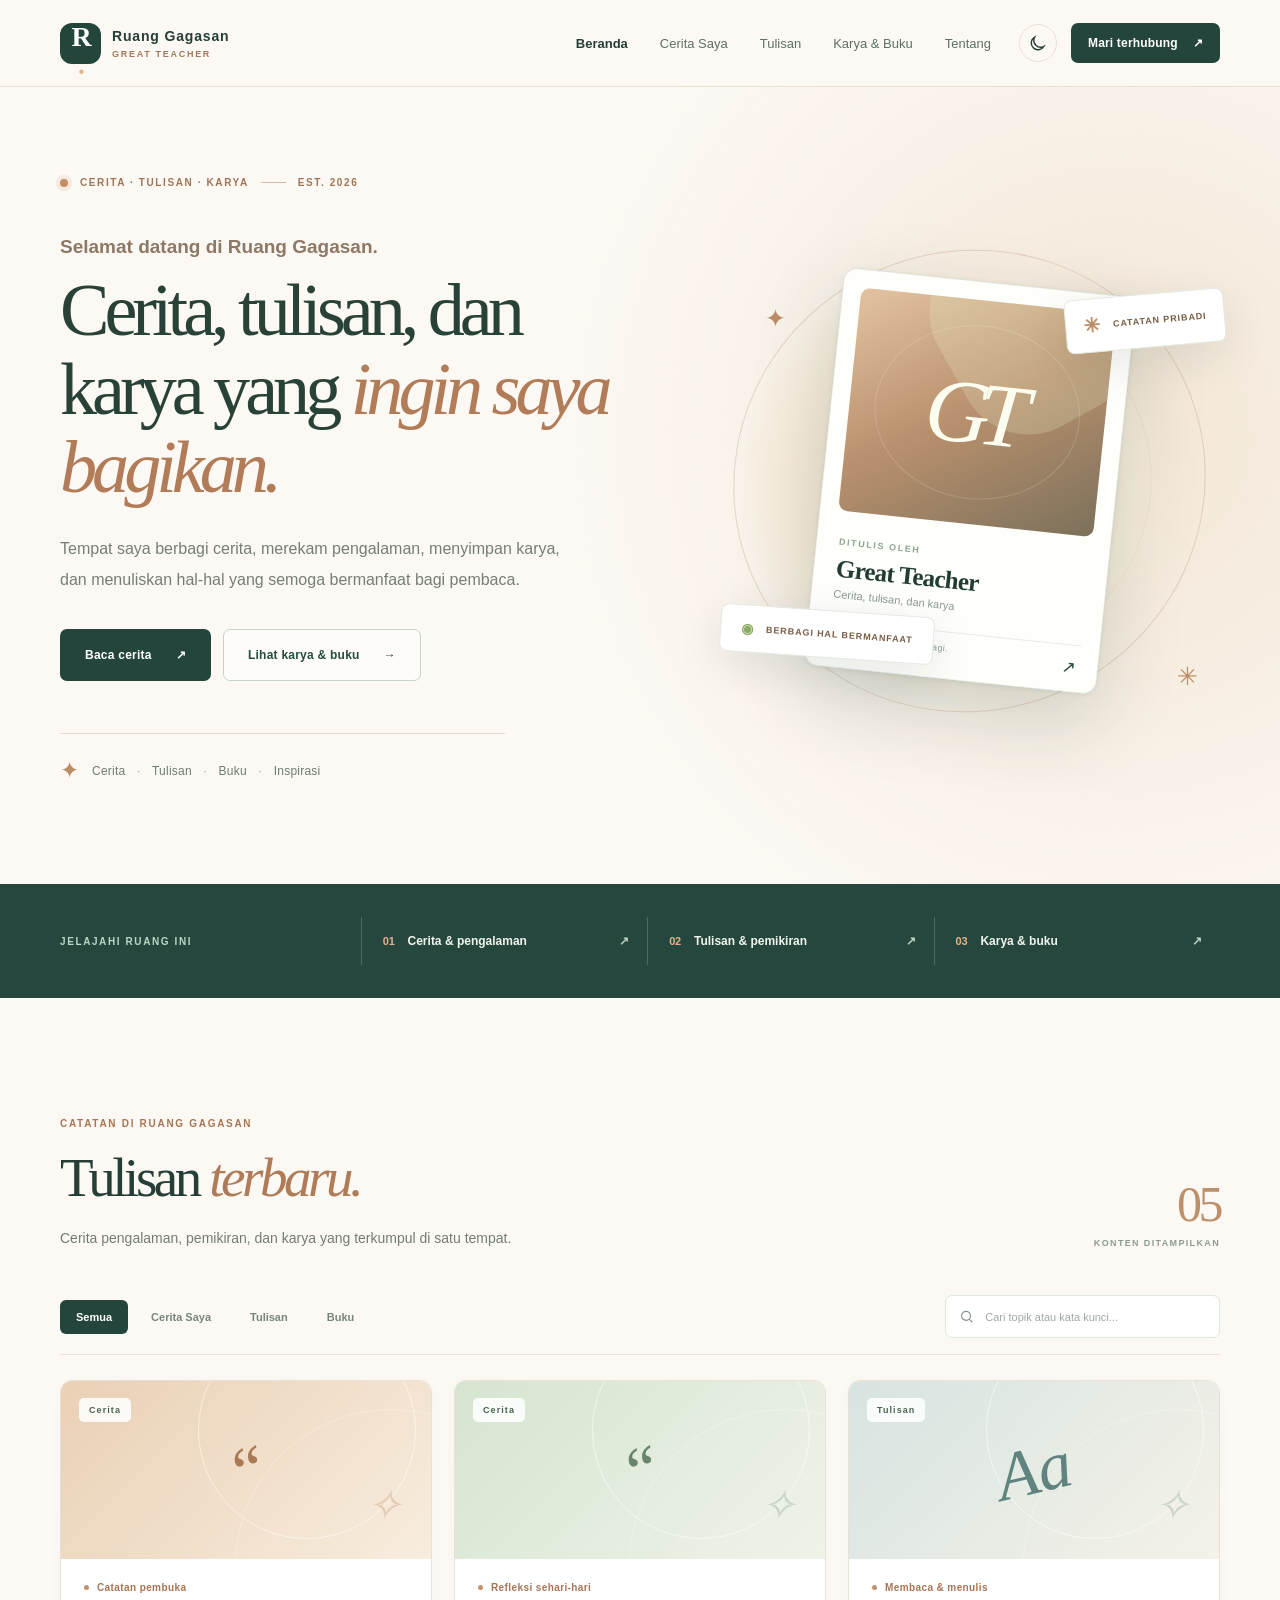
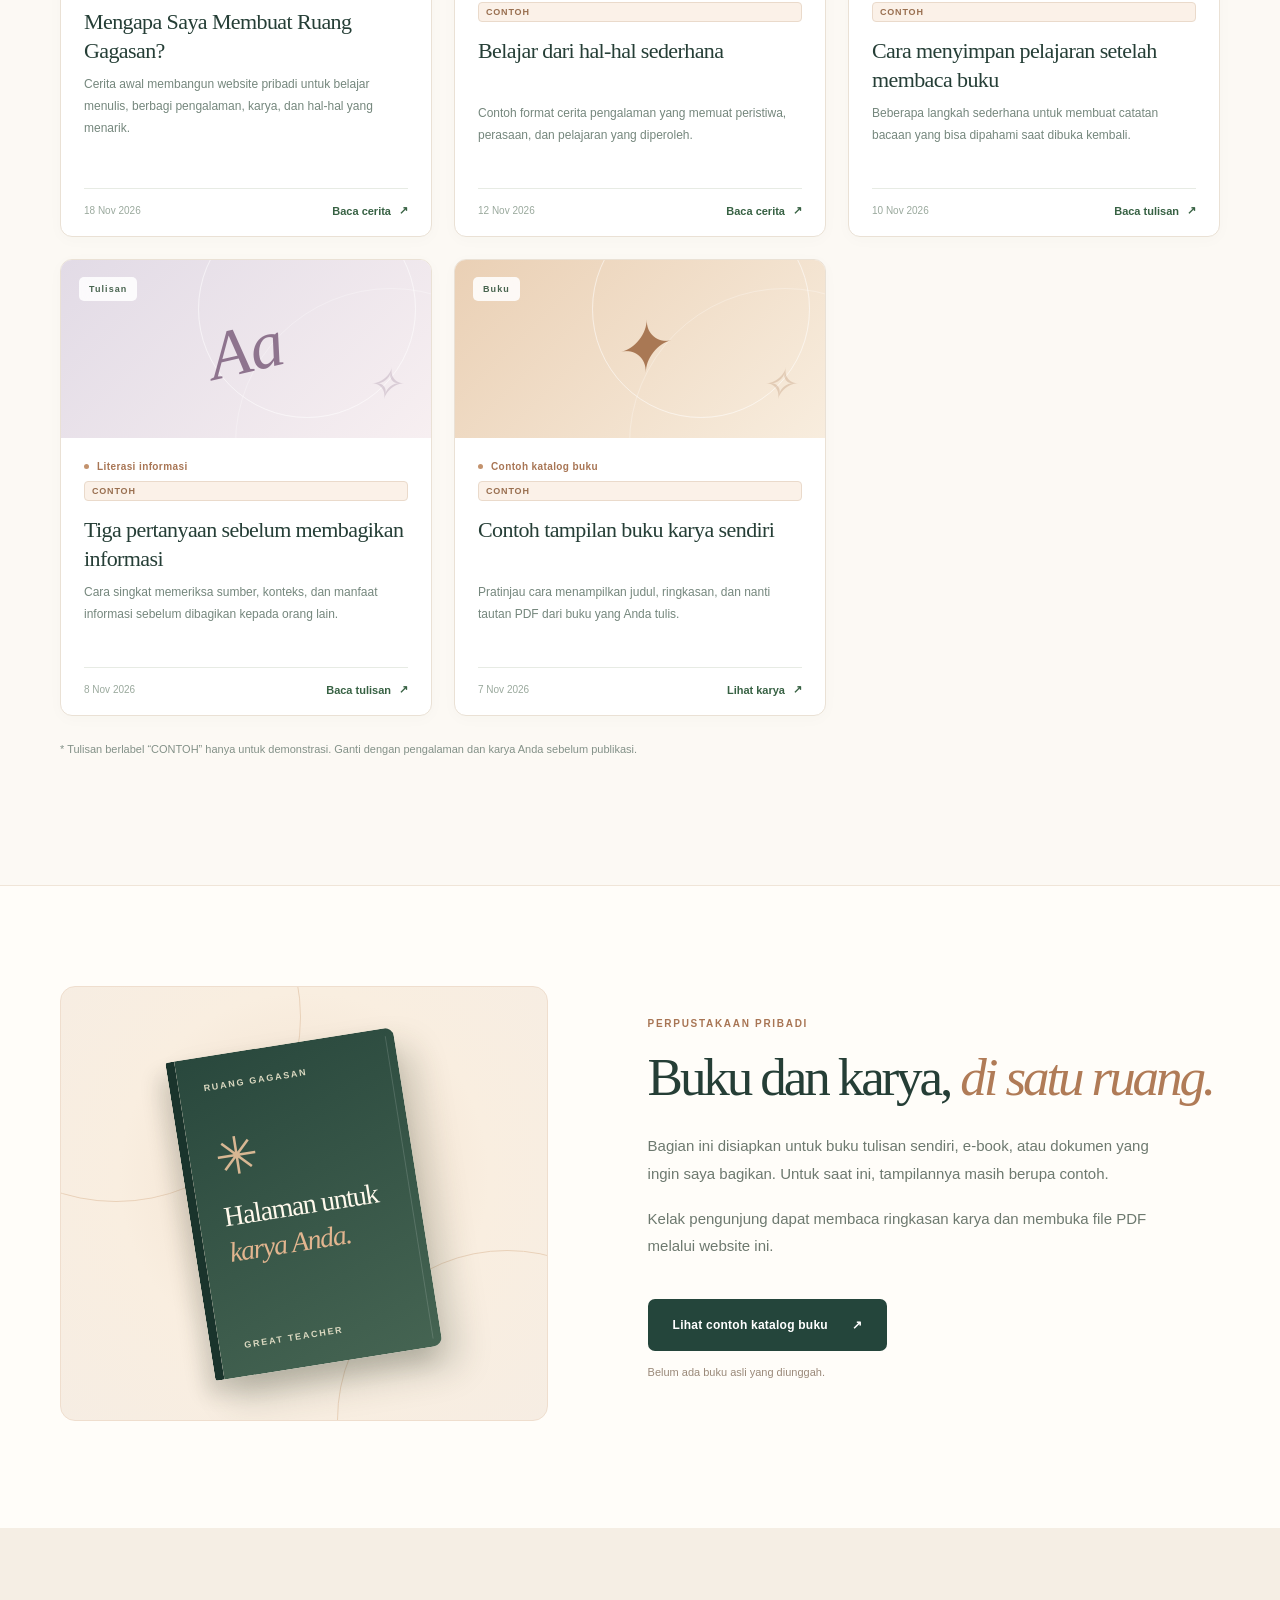
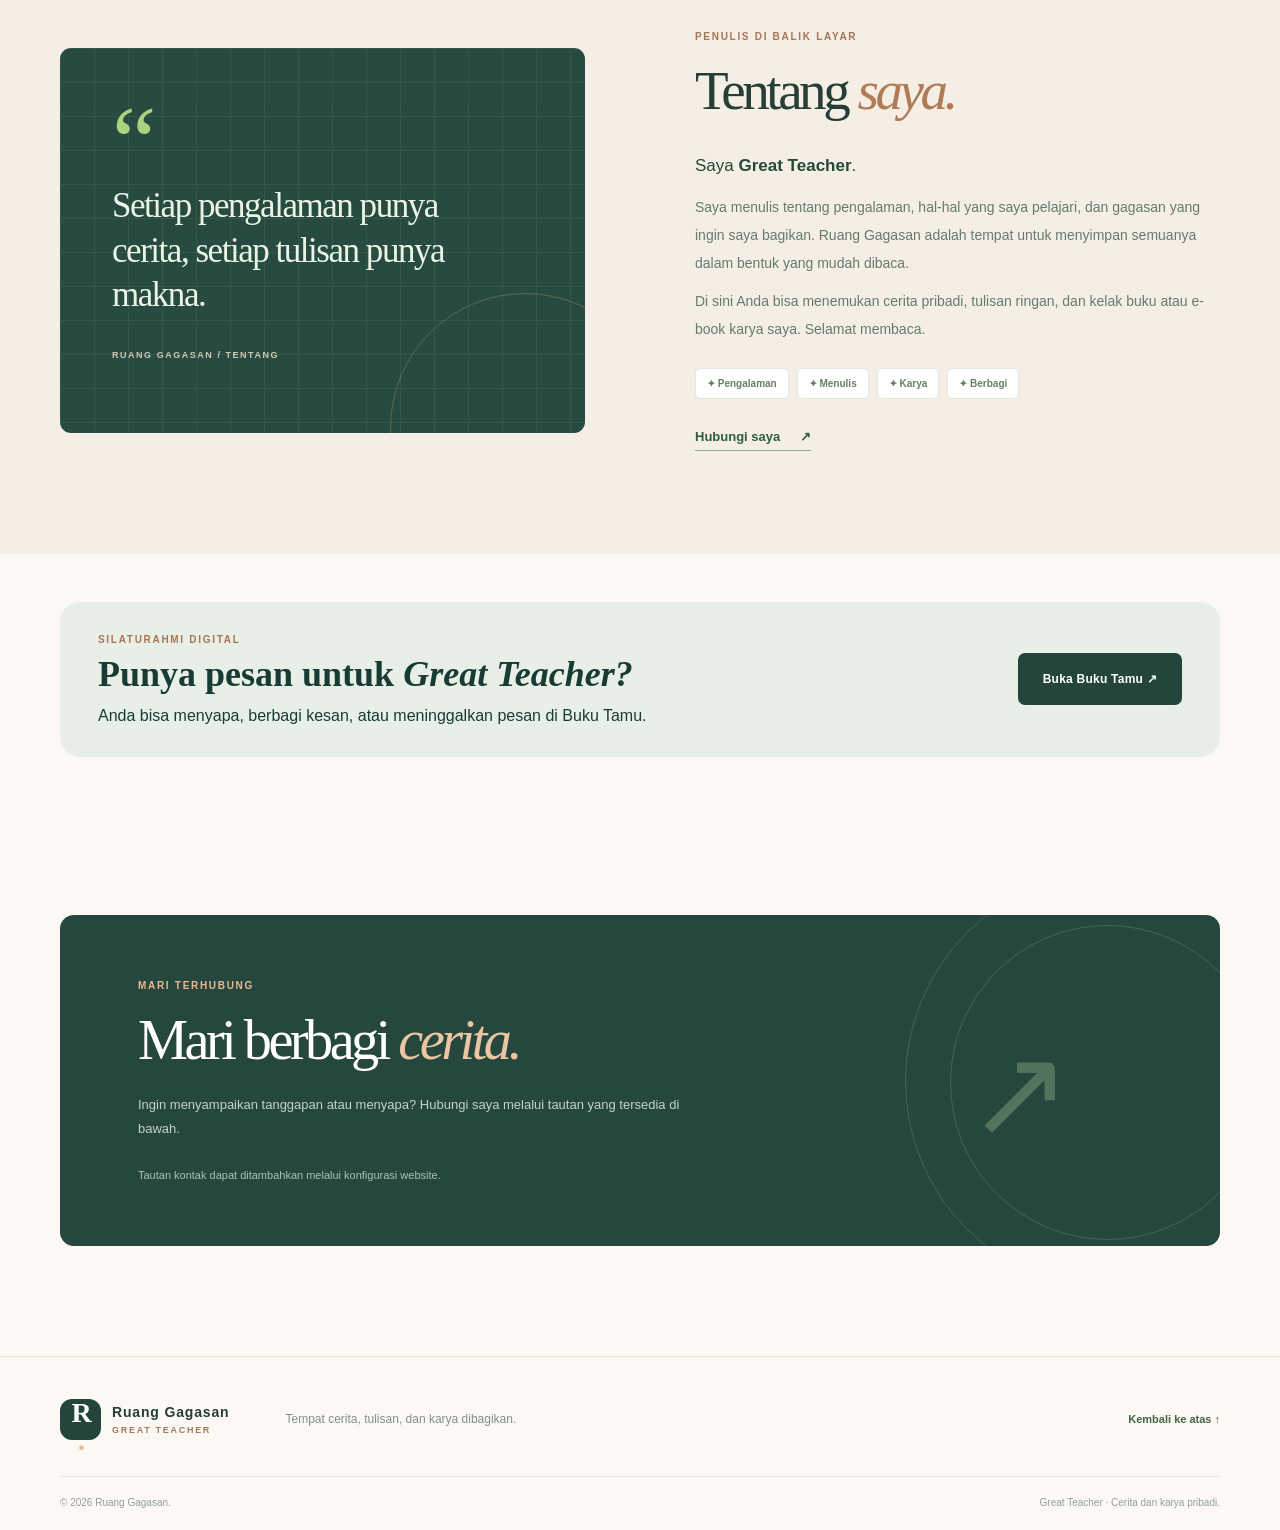
<file: index.html>
<!DOCTYPE html>
<html lang="id">
<head>
  <meta charset="UTF-8">
  <meta name="viewport" content="width=device-width, initial-scale=1">
  <meta name="theme-color" content="#102d2b">
  <meta name="description" content="Ruang Gagasan oleh Great Teacher. Tempat berbagi cerita pengalaman, tulisan, buku karya sendiri, dan hal-hal yang bermanfaat.">
  <meta property="og:type" content="website">
  <meta property="og:title" content="Ruang Gagasan | Great Teacher - Cerita, Tulisan & Buku">
  <meta property="og:description" content="Cerita pengalaman, tulisan, dan karya pribadi Great Teacher.">
  <meta property="og:locale" content="id_ID">
  <meta name="color-scheme" content="light dark">
  <link rel="icon" href="assets/favicon.svg" type="image/svg+xml">
  <link rel="stylesheet" href="assets/style.css">
  <script src="assets/data.js" defer></script>
  <script src="assets/cms-posts.js" defer></script>
  <script src="assets/app.js" defer></script>
  <title>Ruang Gagasan | Great Teacher - Cerita, Tulisan & Buku</title>
</head>
<body data-page="home">
  <a href="#konten" class="skip-link">Lewati ke konten</a>
  <header class="site-header" id="atas">
    <div class="container header-inner">
      <a class="brand" href="index.html" aria-label="Beranda Ruang Gagasan">
        <span class="brand-mark" aria-hidden="true">R<span class="brand-mark-dot">.</span></span>
        <span class="brand-text"><strong data-brand>RUANG GAGASAN</strong><small>GREAT TEACHER</small></span>
      </a>
      <nav class="desktop-nav" aria-label="Navigasi utama">
        <a class="nav-active" href="#atas">Beranda</a>
        <a href="#koleksi" data-quick-filter="Cerita">Cerita Saya</a>
        <a href="#koleksi" data-quick-filter="Tulisan">Tulisan</a>
        <a href="#karya">Karya & Buku</a>
        <a href="#tentang">Tentang</a>
      </nav>
      <div class="header-actions">
        <button class="icon-button theme-toggle" type="button" aria-label="Ubah tema" title="Ubah tema">
          <svg viewBox="0 0 24 24" fill="none" stroke="currentColor" stroke-width="1.8" aria-hidden="true"><path d="M20.2 15.5A8.6 8.6 0 0 1 8.5 3.8 8.6 8.6 0 1 0 20.2 15.5Z"/></svg>
        </button>
        <a class="header-contact" href="#kontak">Mari terhubung <span aria-hidden="true">↗</span></a>
        <button class="icon-button mobile-toggle" type="button" aria-label="Buka menu" aria-expanded="false" aria-controls="mobile-nav"><svg viewBox="0 0 24 24" fill="none" stroke="currentColor" stroke-width="1.8" aria-hidden="true"><path d="M4 7h16M4 12h16M4 17h16"/></svg></button>
      </div>
    </div>
    <nav class="mobile-nav" id="mobile-nav" aria-label="Navigasi seluler" hidden>
      <a href="#atas">Beranda</a><a href="#koleksi" data-quick-filter="Cerita">Cerita Saya</a><a href="#koleksi" data-quick-filter="Tulisan">Tulisan</a><a href="#karya">Karya & Buku</a><a href="#tentang">Tentang</a>
    </nav>
  </header>

  <main id="konten">
    <section class="hero section-wrap" aria-labelledby="hero-title">
      <div class="container hero-grid">
        <div class="hero-copy">
          <div class="eyebrow"><span class="status-dot" aria-hidden="true"></span> CERITA · TULISAN · KARYA <span class="eyebrow-line" aria-hidden="true"></span> EST. 2026</div>
          <p class="hero-overline">Selamat datang di Ruang Gagasan.</p>
          <h1 id="hero-title">Cerita, tulisan, dan karya yang <span class="text-accent">ingin saya bagikan.</span></h1>
          <p class="hero-description" data-hero-description>Tempat saya berbagi cerita, merekam pengalaman, menyimpan karya, dan menuliskan hal-hal yang semoga bermanfaat bagi pembaca.</p>
          <div class="hero-buttons">
            <a class="btn btn-primary" href="#koleksi" data-quick-filter="Cerita">Baca cerita <span aria-hidden="true">↗</span></a>
            <a class="btn btn-outline" href="#karya">Lihat karya & buku <span aria-hidden="true">→</span></a>
          </div>
          <div class="hero-proof"><span class="proof-symbol" aria-hidden="true">✦</span><p>Cerita <span class="bullet">·</span> Tulisan <span class="bullet">·</span> Buku <span class="bullet">·</span> Inspirasi</p></div>
        </div>
        <div class="hero-art" aria-label="Ilustrasi ruang membaca dan menulis">
          <div class="art-orbit orbit-one" aria-hidden="true"></div>
          <div class="art-orbit orbit-two" aria-hidden="true"></div>
          <div class="art-glow" aria-hidden="true"></div>
          <div class="hero-floating floating-top"><span class="mini-icon">✳</span> CATATAN PRIBADI</div>
          <div class="profile-tile">
            <div class="profile-image" id="hero-avatar"><span id="hero-initials">GT</span></div>
            <div class="profile-meta"><span>DITULIS OLEH</span><strong data-person-name>Great Teacher</strong><p data-person-role>Cerita, tulisan, dan karya</p></div>
            <div class="profile-bottom"><span>Bercerita. Menulis. Berbagi.</span><span aria-hidden="true">↗</span></div>
          </div>
          <div class="hero-floating floating-bottom"><span aria-hidden="true">◉</span> BERBAGI HAL BERMANFAAT</div>
          <div class="art-spark spark-a" aria-hidden="true">✦</div><div class="art-spark spark-b" aria-hidden="true">✳</div>
        </div>
      </div>
    </section>

    <section class="intro-band" aria-label="Pintasan utama">
      <div class="container intro-band-inner">
        <span class="band-intro">JELAJAHI RUANG INI</span>
        <a href="#koleksi" data-quick-filter="Cerita"><span class="band-icon">01</span> Cerita & pengalaman <span aria-hidden="true">↗</span></a>
        <a href="#koleksi" data-quick-filter="Tulisan"><span class="band-icon">02</span> Tulisan & pemikiran <span aria-hidden="true">↗</span></a>
        <a href="#koleksi" data-quick-filter="Buku"><span class="band-icon">03</span> Karya & buku <span aria-hidden="true">↗</span></a>
      </div>
    </section>

    <section class="section-wrap collection-section" id="koleksi" aria-labelledby="collection-title">
      <div class="container">
        <div class="section-heading">
          <div><p class="section-kicker">CATATAN DI RUANG GAGASAN</p><h2 id="collection-title">Tulisan <em>terbaru.</em></h2><p class="section-lead">Cerita pengalaman, pemikiran, dan karya yang terkumpul di satu tempat.</p></div>
          <div class="section-count"><strong id="total-count">00</strong><span>KONTEN DITAMPILKAN</span></div>
        </div>
        <div class="collection-toolbar">
          <div class="filters" role="group" aria-label="Filter koleksi">
            <button type="button" class="filter-btn active" data-filter="Semua" aria-pressed="true">Semua</button>
            <button type="button" class="filter-btn" data-filter="Cerita" aria-pressed="false">Cerita Saya</button>
            <button type="button" class="filter-btn" data-filter="Tulisan" aria-pressed="false">Tulisan</button>
            <button type="button" class="filter-btn" data-filter="Buku" aria-pressed="false">Buku</button>
          </div>
          <label class="search-field"><svg viewBox="0 0 24 24" fill="none" stroke="currentColor" stroke-width="1.8" aria-hidden="true"><circle cx="11" cy="11" r="7"/><path d="m16 16 5 5"/></svg><span class="sr-only">Cari konten</span><input type="search" id="search-input" placeholder="Cari topik atau kata kunci..." autocomplete="off"></label>
        </div>
        <div class="cards-grid" id="content-grid" aria-live="polite"></div>
        <div class="empty-state" id="empty-state" hidden><div class="empty-icon" aria-hidden="true">⌕</div><h3>Belum ada hasil</h3><p>Coba kata kunci lain atau pilih kategori berbeda.</p><button type="button" class="btn btn-outline" id="reset-search">Tampilkan semua</button></div>
        <p class="sample-disclaimer">* Tulisan berlabel “CONTOH” hanya untuk demonstrasi. Ganti dengan pengalaman dan karya Anda sebelum publikasi.</p>
      </div>
    </section>


    <section class="section-wrap book-section" id="karya" aria-labelledby="book-title">
      <div class="container book-grid">
        <div class="book-art" aria-hidden="true">
          <div class="book-decoration book-decoration-one"></div>
          <div class="book-decoration book-decoration-two"></div>
          <div class="book-cover"><span class="book-cover-top">RUANG GAGASAN</span><span class="book-cover-glyph">✳</span><strong>Halaman untuk<br><i>karya Anda.</i></strong><span class="book-cover-bottom">GREAT TEACHER</span></div>
          <div class="book-shadow"></div>
        </div>
        <div class="book-copy">
          <p class="section-kicker">PERPUSTAKAAN PRIBADI</p>
          <h2 id="book-title">Buku dan karya, <em>di satu ruang.</em></h2>
          <p>Bagian ini disiapkan untuk buku tulisan sendiri, e-book, atau dokumen yang ingin saya bagikan. Untuk saat ini, tampilannya masih berupa contoh.</p>
          <p>Kelak pengunjung dapat membaca ringkasan karya dan membuka file PDF melalui website ini.</p>
          <a class="btn btn-primary" href="#koleksi" data-quick-filter="Buku">Lihat contoh katalog buku <span aria-hidden="true">↗</span></a>
          <p class="book-caption">Belum ada buku asli yang diunggah.</p>
        </div>
      </div>
    </section>

    <section class="section-wrap about-section" id="tentang" aria-labelledby="about-title">
      <div class="container about-grid">
        <div class="about-graphic"><div class="about-gridlines" aria-hidden="true"></div><div class="about-quote-mark" aria-hidden="true">“</div><p>Setiap pengalaman punya cerita, setiap tulisan punya makna.</p><span>RUANG GAGASAN / TENTANG</span><div class="about-graphic-circle" aria-hidden="true"></div></div>
        <div class="about-text"><p class="section-kicker">PENULIS DI BALIK LAYAR</p><h2 id="about-title">Tentang <em>saya.</em></h2><p class="about-hello">Saya <strong data-person-name>Great Teacher</strong>.</p><p data-about-line1>Saya menulis tentang pengalaman, hal-hal yang saya pelajari, dan gagasan yang ingin saya bagikan.</p><p data-about-line2>Di sini Anda bisa menemukan cerita pribadi, tulisan ringan, dan kelak buku atau e-book karya saya.</p><div class="about-tags"><span>✦ Pengalaman</span><span>✦ Menulis</span><span>✦ Karya</span><span>✦ Berbagi</span></div><a class="text-link" href="#kontak">Hubungi saya <span aria-hidden="true">↗</span></a></div>
      </div>
    </section>

    <section class="section-wrap guestbook-promo" aria-label="Buku tamu"><div class="container guestbook-promo-inner"><div><p class="section-kicker">SILATURAHMI DIGITAL</p><h2>Punya pesan untuk <em>Great Teacher?</em></h2><p>Anda bisa menyapa, berbagi kesan, atau meninggalkan pesan di Buku Tamu.</p></div><a class="btn btn-primary" href="buku-tamu.html">Buka Buku Tamu ↗</a></div></section>

    <section class="section-wrap newsletter-section" id="kontak" aria-labelledby="contact-title">
      <div class="container"><div class="contact-panel"><div class="contact-shape shape-one" aria-hidden="true"></div><div class="contact-shape shape-two" aria-hidden="true"></div><div class="contact-content"><p class="section-kicker">MARI TERHUBUNG</p><h2 id="contact-title">Mari berbagi <em>cerita.</em></h2><p>Ingin menyampaikan tanggapan atau menyapa? Hubungi saya melalui tautan yang tersedia di bawah.</p><div class="contact-actions" id="contact-actions"><span class="contact-placeholder">Tautan kontak dapat ditambahkan melalui konfigurasi website.</span></div></div><div class="contact-decoration" aria-hidden="true">↗</div></div></div>
    </section>
  </main>

  <footer class="site-footer"><div class="container footer-top"><a class="brand brand-footer" href="#atas"><span class="brand-mark" aria-hidden="true">R<span class="brand-mark-dot">.</span></span><span class="brand-text"><strong data-brand>RUANG GAGASAN</strong><small>GREAT TEACHER</small></span></a><p>Tempat cerita, tulisan, dan karya dibagikan.</p><a class="back-top" href="#atas">Kembali ke atas ↑</a></div><div class="container footer-bottom"><span>© <span id="year">2026</span> <span data-brand>Ruang Gagasan</span>. </span><span>Great Teacher · Cerita dan karya pribadi.</span></div></footer>
</body>
</html>
</file>
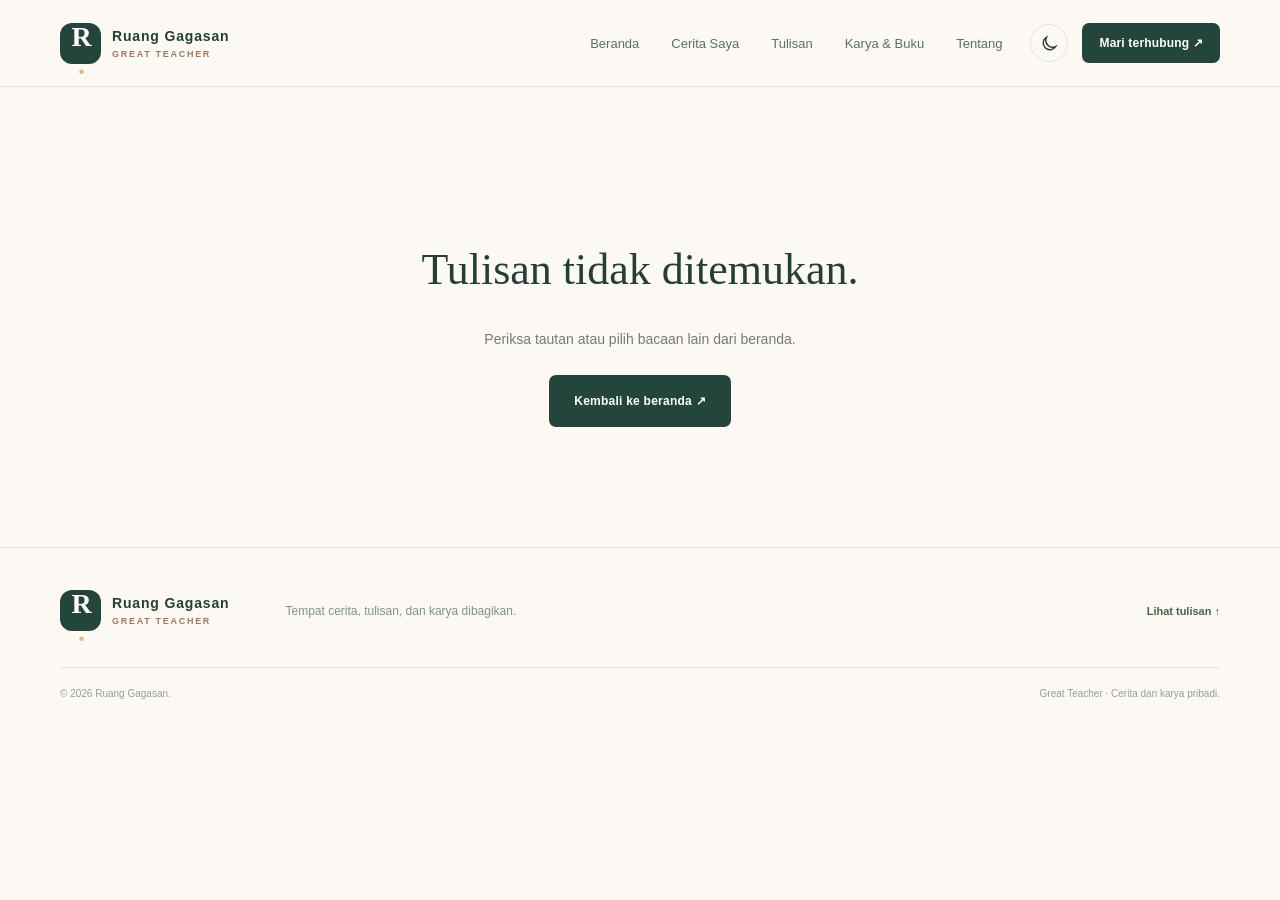
<file: artikel.html>
<!DOCTYPE html>
<html lang="id">
<head>
  <meta charset="UTF-8">
  <meta name="viewport" content="width=device-width, initial-scale=1">
  <meta name="theme-color" content="#102d2b">
  <meta name="description" content="Baca cerita, tulisan, dan karya Great Teacher di Ruang Gagasan.">
  <meta property="og:type" content="article">
  <meta property="og:title" content="Cerita & Tulisan | Ruang Gagasan">
  <link rel="icon" href="assets/favicon.svg" type="image/svg+xml">
  <link rel="stylesheet" href="assets/style.css">
  <script src="assets/data.js" defer></script>
  <script src="assets/cms-posts.js" defer></script>
  <script src="assets/app.js" defer></script>
  <script src="assets/comments-config.js" defer></script>
  <script src="assets/comments.js" defer></script>
  <title>Cerita & Tulisan | Ruang Gagasan</title>
</head>
<body data-page="article">
  <a href="#konten" class="skip-link">Lewati ke artikel</a>
  <header class="site-header" id="atas"><div class="container header-inner"><a class="brand" href="index.html"><span class="brand-mark" aria-hidden="true">R<span class="brand-mark-dot">.</span></span><span class="brand-text"><strong data-brand>RUANG GAGASAN</strong><small>GREAT TEACHER</small></span></a><nav class="desktop-nav" aria-label="Navigasi utama"><a href="index.html">Beranda</a><a href="index.html#koleksi">Cerita Saya</a><a href="index.html#koleksi">Tulisan</a><a href="index.html#karya">Karya & Buku</a><a href="index.html#tentang">Tentang</a></nav><div class="header-actions"><button class="icon-button theme-toggle" type="button" aria-label="Ubah tema" title="Ubah tema"><svg viewBox="0 0 24 24" fill="none" stroke="currentColor" stroke-width="1.8" aria-hidden="true"><path d="M20.2 15.5A8.6 8.6 0 0 1 8.5 3.8 8.6 8.6 0 1 0 20.2 15.5Z"/></svg></button><a class="header-contact" href="index.html#kontak">Mari terhubung ↗</a><button class="icon-button mobile-toggle" type="button" aria-label="Buka menu" aria-expanded="false" aria-controls="mobile-nav"><svg viewBox="0 0 24 24" fill="none" stroke="currentColor" stroke-width="1.8"><path d="M4 7h16M4 12h16M4 17h16"/></svg></button></div></div><nav class="mobile-nav" id="mobile-nav" aria-label="Navigasi seluler" hidden><a href="index.html">Beranda</a><a href="index.html#koleksi">Cerita Saya</a><a href="index.html#koleksi">Tulisan</a><a href="index.html#karya">Karya & Buku</a><a href="index.html#tentang">Tentang</a></nav></header>
  <main id="konten"><div id="article-root" class="article-root"><div class="container" style="padding:110px 0;text-align:center">Memuat artikel...</div></div></main>
  <footer class="site-footer"><div class="container footer-top"><a class="brand brand-footer" href="index.html"><span class="brand-mark" aria-hidden="true">R<span class="brand-mark-dot">.</span></span><span class="brand-text"><strong data-brand>RUANG GAGASAN</strong><small>GREAT TEACHER</small></span></a><p>Tempat cerita, tulisan, dan karya dibagikan.</p><a class="back-top" href="index.html#koleksi">Lihat tulisan ↑</a></div><div class="container footer-bottom"><span>© <span id="year">2026</span> <span data-brand>Ruang Gagasan</span>.</span><span>Great Teacher · Cerita dan karya pribadi.</span></div></footer>
</body>
</html>
</file>
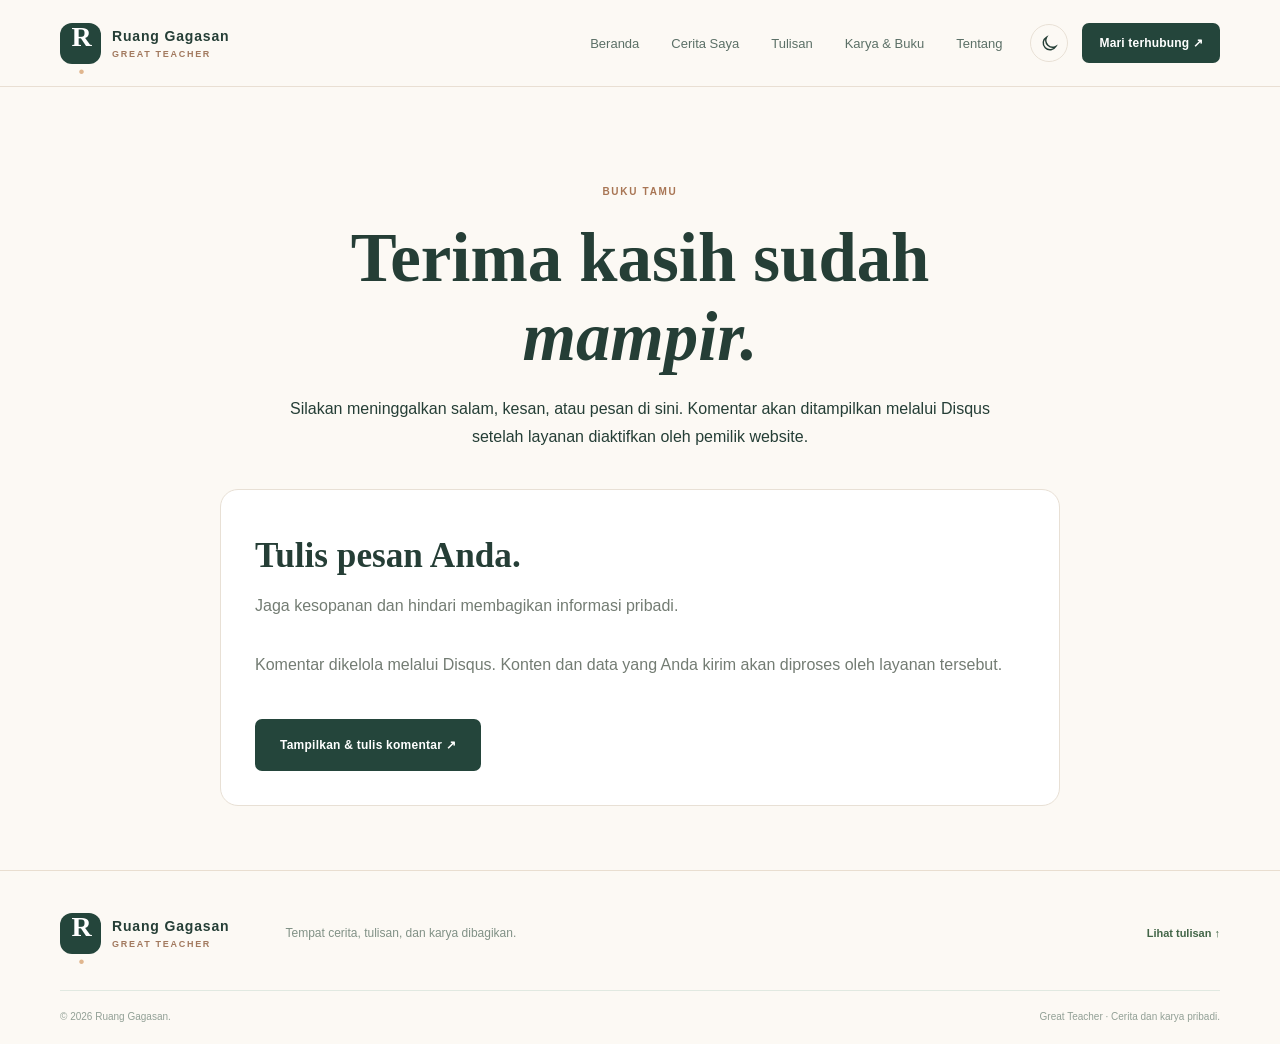
<file: buku-tamu.html>
<!DOCTYPE html>
<html lang="id">
<head>
  <meta charset="UTF-8">
  <meta name="viewport" content="width=device-width, initial-scale=1">
  <meta name="theme-color" content="#102d2b">
  <meta name="description" content="Buku tamu Ruang Gagasan. Tinggalkan pesan, kesan, atau komentar untuk Great Teacher.">
  <meta property="og:type" content="article">
  <meta property="og:title" content="Buku Tamu | Ruang Gagasan">
  <link rel="icon" href="assets/favicon.svg" type="image/svg+xml">
  <link rel="stylesheet" href="assets/style.css">
  <script src="assets/data.js" defer></script>
  <script src="assets/cms-posts.js" defer></script>
  <script src="assets/app.js" defer></script>
  <script src="assets/comments-config.js" defer></script>
  <script src="assets/comments.js" defer></script>
  <title>Buku Tamu | Ruang Gagasan</title>
</head>
<body data-page="guestbook">
  <a href="#konten" class="skip-link">Lewati ke artikel</a>
  <header class="site-header" id="atas"><div class="container header-inner"><a class="brand" href="index.html"><span class="brand-mark" aria-hidden="true">R<span class="brand-mark-dot">.</span></span><span class="brand-text"><strong data-brand>RUANG GAGASAN</strong><small>GREAT TEACHER</small></span></a><nav class="desktop-nav" aria-label="Navigasi utama"><a href="index.html">Beranda</a><a href="index.html#koleksi">Cerita Saya</a><a href="index.html#koleksi">Tulisan</a><a href="index.html#karya">Karya & Buku</a><a href="index.html#tentang">Tentang</a></nav><div class="header-actions"><button class="icon-button theme-toggle" type="button" aria-label="Ubah tema" title="Ubah tema"><svg viewBox="0 0 24 24" fill="none" stroke="currentColor" stroke-width="1.8" aria-hidden="true"><path d="M20.2 15.5A8.6 8.6 0 0 1 8.5 3.8 8.6 8.6 0 1 0 20.2 15.5Z"/></svg></button><a class="header-contact" href="index.html#kontak">Mari terhubung ↗</a><button class="icon-button mobile-toggle" type="button" aria-label="Buka menu" aria-expanded="false" aria-controls="mobile-nav"><svg viewBox="0 0 24 24" fill="none" stroke="currentColor" stroke-width="1.8"><path d="M4 7h16M4 12h16M4 17h16"/></svg></button></div></div><nav class="mobile-nav" id="mobile-nav" aria-label="Navigasi seluler" hidden><a href="index.html">Beranda</a><a href="index.html#koleksi">Cerita Saya</a><a href="index.html#koleksi">Tulisan</a><a href="index.html#karya">Karya & Buku</a><a href="index.html#tentang">Tentang</a></nav></header>
  <main id="konten"><div class="container guestbook-page"><div class="page-intro"><p class="section-kicker">BUKU TAMU</p><h1>Terima kasih sudah <em>mampir.</em></h1><p>Silakan meninggalkan salam, kesan, atau pesan di sini. Komentar akan ditampilkan melalui Disqus setelah layanan diaktifkan oleh pemilik website.</p></div><section class="comments-panel" aria-labelledby="guestbook-title"><h2 id="guestbook-title">Tulis pesan Anda.</h2><p>Jaga kesopanan dan hindari membagikan informasi pribadi.</p><div id="comments-root" data-comments-id="buku-tamu"></div></section></div></main>
  <footer class="site-footer"><div class="container footer-top"><a class="brand brand-footer" href="index.html"><span class="brand-mark" aria-hidden="true">R<span class="brand-mark-dot">.</span></span><span class="brand-text"><strong data-brand>RUANG GAGASAN</strong><small>GREAT TEACHER</small></span></a><p>Tempat cerita, tulisan, dan karya dibagikan.</p><a class="back-top" href="index.html#koleksi">Lihat tulisan ↑</a></div><div class="container footer-bottom"><span>© <span id="year">2026</span> <span data-brand>Ruang Gagasan</span>.</span><span>Great Teacher · Cerita dan karya pribadi.</span></div></footer>
</body>
</html>
</file>
<file: assets/style.css>
:root{
  --bg:#f8f8f3;--surface:#fff;--surface-alt:#f1f3ee;--ink:#173532;--ink-strong:#102e2a;--muted:#64746e;
  --line:#dce3dd;--accent:#b0d476;--accent-strong:#7aaf40;--hero:#e9f0e8;--pill:#e9efe7;
  --dark:#123531;--dark-2:#193e38;--white:#fff;--shadow:0 18px 46px rgba(29,53,42,.08);
  --serif:Georgia,'Times New Roman',serif;--sans:Inter,ui-sans-serif,-apple-system,BlinkMacSystemFont,'Segoe UI',Roboto,Arial,sans-serif;
}
*{box-sizing:border-box}html{scroll-behavior:smooth;scroll-padding-top:94px}body{margin:0;background:var(--bg);color:var(--ink);font-family:var(--sans);-webkit-font-smoothing:antialiased}a{color:inherit;text-decoration:none}button,input{font:inherit}button{cursor:pointer}img,svg{max-width:100%}button:focus-visible,a:focus-visible,input:focus-visible{outline:3px solid #8bb85d;outline-offset:3px}::selection{background:#b8d98a;color:#15372f}
.container{width:min(1160px,calc(100% - 72px));margin-inline:auto}.section-wrap{padding:108px 0}.sr-only{position:absolute;width:1px;height:1px;overflow:hidden;clip:rect(0,0,0,0);white-space:nowrap}.skip-link{position:absolute;top:-100px;left:12px;z-index:1000;padding:12px 20px;background:#fff;color:#123531}.skip-link:focus{top:12px}
.site-header{position:sticky;top:0;z-index:100;background:rgba(248,248,243,.91);border-bottom:1px solid rgba(19,57,51,.08);backdrop-filter:blur(16px)}.header-inner{min-height:86px;display:flex;align-items:center;justify-content:space-between;gap:28px}.brand{display:inline-flex;align-items:center;gap:11px;flex-shrink:0}.brand-mark{width:41px;height:41px;display:grid;place-items:center;border-radius:12px;background:var(--dark);font-family:var(--serif);font-size:28px;line-height:1;color:#fff;letter-spacing:-2px;font-weight:bold}.brand-mark-dot{color:#c2e789}.brand-text{display:flex;flex-direction:column;gap:5px}.brand-text strong{font-size:14px;letter-spacing:.06em;font-weight:850}.brand-text small{font-size:9px;letter-spacing:.19em;color:var(--muted);font-weight:700}.desktop-nav{display:flex;gap:32px;align-items:center;margin-left:auto}.desktop-nav a{font-size:13px;color:#5c7067;transition:color .2s}.desktop-nav a:hover,.desktop-nav a.nav-active{color:var(--ink);font-weight:700}.header-actions{display:flex;align-items:center;gap:14px}.icon-button{display:inline-grid;place-items:center;width:38px;height:38px;border:1px solid var(--line);border-radius:50%;background:transparent;color:var(--ink)}.icon-button svg{width:19px;height:19px}.icon-button:hover{background:var(--pill)}.header-contact{font-size:12px;font-weight:800;letter-spacing:.015em;display:flex;align-items:center;gap:15px;padding:13px 17px;background:#173a33;color:#fff;border-radius:7px}.header-contact:hover,.btn-primary:hover{background:#2e5944}.mobile-toggle,.mobile-nav{display:none}
.hero{padding:90px 0 100px;overflow:hidden;position:relative;background:radial-gradient(circle at 86% 45%,#e9f2e4 0,transparent 45%),var(--bg)}.hero-grid{display:grid;grid-template-columns:minmax(0,1.1fr) minmax(390px,.9fr);gap:48px;align-items:center}.eyebrow{font-size:10px;font-weight:850;letter-spacing:.16em;display:flex;align-items:center;gap:12px;color:#587460}.status-dot{width:8px;height:8px;display:inline-block;background:#84b447;border-radius:50%;box-shadow:0 0 0 4px rgba(134,180,71,.13)}.eyebrow-line{width:25px;height:1px;background:#a9bcab}.hero-overline{margin:48px 0 13px;font-size:19px;font-weight:550;color:#6b7d74}.hero h1{font-family:var(--serif);max-width:665px;margin:0;font-size:clamp(54px,5.8vw,83px);letter-spacing:-.068em;line-height:1.06;font-weight:500;color:#17372e}.hero h1 .text-accent{font-style:italic;color:#80a84d}.hero-description{max-width:515px;margin:26px 0 0;font-size:16px;line-height:1.95;color:#6b7973}.hero-buttons{display:flex;flex-wrap:wrap;align-items:center;gap:12px;margin-top:34px}.btn{display:inline-flex;justify-content:center;align-items:center;gap:24px;padding:16px 24px;min-height:52px;border-radius:7px;font-size:12px;letter-spacing:.02em;font-weight:800;white-space:nowrap;border:1px solid transparent}.btn-primary{color:#fff;background:var(--dark)}.btn-outline{color:#254d40;border-color:#c5d4ca;background:rgba(255,255,255,.5)}.btn-outline:hover{background:#ecf2e9}.hero-proof{display:flex;gap:13px;align-items:center;margin-top:52px;border-top:1px solid #d9e2d8;padding-top:23px;max-width:445px}.proof-symbol{font-family:var(--serif);font-size:23px;color:#8ead60}.hero-proof p{margin:0;font-size:12px;letter-spacing:.02em;color:#6a7d74}.bullet{padding:0 8px;color:#95a89f}
.hero-art{position:relative;height:540px;display:flex;align-items:center;justify-content:center}.art-glow{position:absolute;width:445px;height:445px;border-radius:50%;background:radial-gradient(circle,#d7e8d3 0,#e9f2e4 56%,transparent 69%);inset:47px auto auto 12px}.art-orbit{position:absolute;border:1px solid rgba(81,132,91,.22);border-radius:50%;transform:rotate(-25deg)}.orbit-one{width:475px;height:460px}.orbit-two{width:365px;height:360px;opacity:.7}.profile-tile{position:relative;z-index:3;width:294px;height:400px;border-radius:14px;background:#fefefb;padding:18px;transform:rotate(6deg);box-shadow:0 28px 80px rgba(26,62,44,.18),0 1px 5px rgba(39,81,58,.08);border:1px solid rgba(30,72,46,.12)}.profile-image{position:relative;overflow:hidden;height:224px;border-radius:9px;background:linear-gradient(153deg,#bcd2ba 0%,#7caa8e 48%,#2e6252 100%);display:flex;align-items:center;justify-content:center}.profile-image:before{content:"";position:absolute;inset:25px;opacity:.16;border:1px solid #fff;border-radius:50%}.profile-image:after{content:"";position:absolute;width:260px;height:200px;background:rgba(236,248,214,.2);transform:rotate(-35deg);top:-100px;right:-80px;border-radius:70px}.profile-image span{position:relative;z-index:1;color:#fbfdef;font-family:var(--serif);font-size:90px;letter-spacing:-.13em;padding-right:12px;font-style:italic}.profile-image.has-photo{background-position:center;background-size:cover}.profile-image.has-photo span{display:none}.profile-meta{padding:20px 4px}.profile-meta>span{color:#8ca495;font-size:9px;font-weight:800;letter-spacing:.18em}.profile-meta strong{display:block;font-family:var(--serif);font-size:25px;letter-spacing:-.03em;margin-top:6px;color:#223b33}.profile-meta p{margin:5px 0 0;font-size:11px;color:#8a9990}.profile-bottom{display:flex;justify-content:space-between;padding:11px 3px;border-top:1px solid #e8ece6;font-size:9px;color:#8a9e90;letter-spacing:.04em}.profile-bottom span:last-child{font-size:17px;color:#244f3c}.hero-floating{position:absolute;z-index:4;background:#fff;border-radius:8px;box-shadow:0 13px 45px rgba(29,53,42,.1);border:1px solid #e5eae2;font-size:9px;font-weight:850;letter-spacing:.1em;color:#365f4b;display:flex;align-items:center;gap:12px}.floating-top{top:83px;right:-5px;transform:rotate(-5deg);padding:14px 17px}.floating-bottom{bottom:93px;left:0;transform:rotate(4deg);padding:15px 20px}.mini-icon{font-size:20px;color:#84a65b}.floating-bottom>span{font-size:14px;color:#8cad61}.art-spark{position:absolute;color:#92b36f;font-size:25px}.spark-a{left:45px;top:93px}.spark-b{right:22px;bottom:60px}
.intro-band{background:#173a33;color:#f1f6ed}.intro-band-inner{display:grid;grid-template-columns:1.05fr repeat(3,1fr);align-items:center;min-height:114px}.band-intro{font-size:10px;letter-spacing:.16em;color:#b9d7c2;font-weight:800}.intro-band a{display:flex;align-items:center;gap:13px;border-left:1px solid rgba(255,255,255,.19);height:48px;padding-left:21px;font-size:12px;font-weight:700;white-space:nowrap}.intro-band a:hover{color:#d0f196}.intro-band a>span:last-child{margin-left:auto;margin-right:18px;color:#bcd2c3}.band-icon{font-size:11px;letter-spacing:-.02em;color:#b9de8d}
.collection-section{padding-top:120px;padding-bottom:115px}.section-heading{display:flex;align-items:end;justify-content:space-between;gap:36px}.section-kicker{font-size:10px;font-weight:850;letter-spacing:.17em;color:#83a457;margin:0 0 18px}.section-heading h2,.about-text h2,.contact-panel h2{font-family:var(--serif);font-size:clamp(42px,4.3vw,60px);letter-spacing:-.063em;line-height:1.12;font-weight:500;margin:0;color:var(--ink)}.section-heading h2 em,.about-text h2 em{font-weight:400;color:#88ad5d}.section-lead{font-size:14px;line-height:1.8;color:var(--muted);margin:17px 0 0}.section-count{display:flex;flex-direction:column;align-items:flex-end;white-space:nowrap;padding-bottom:3px}.section-count strong{font-family:var(--serif);font-size:50px;letter-spacing:-.07em;line-height:1;color:#8aaa65;font-weight:500}.section-count span{font-size:9px;letter-spacing:.15em;font-weight:850;color:#8c9c92;margin-top:9px}.collection-toolbar{display:flex;align-items:center;justify-content:space-between;gap:20px;margin:44px 0 25px;padding-bottom:16px;border-bottom:1px solid var(--line)}.filters{display:flex;align-items:center;flex-wrap:wrap;gap:7px}.filter-btn{padding:10px 15px;border:1px solid transparent;border-radius:6px;background:transparent;color:#75857b;font-size:11px;font-weight:800;white-space:nowrap}.filter-btn:hover{color:var(--ink)}.filter-btn.active{color:#fff;background:#183b33}.search-field{display:flex;align-items:center;gap:9px;background:#fff;border:1px solid #dfe7dc;border-radius:7px;padding:0 13px;height:43px;min-width:275px}.search-field:focus-within{border-color:#93ba6e}.search-field svg{width:17px;height:17px;color:#81958a}.search-field input{min-width:0;width:100%;border:0;outline:none!important;color:#26483b;font-size:11px;background:transparent}.search-field input::placeholder{color:#9daaa0}
.cards-grid{display:grid;grid-template-columns:repeat(3,minmax(0,1fr));gap:22px}.content-card{background:var(--surface);border:1px solid #e3e8e1;border-radius:12px;overflow:hidden;box-shadow:0 3px 16px rgba(40,75,55,.025);display:flex;flex-direction:column;transition:transform .25s,box-shadow .25s,border-color .25s}.content-card:hover{transform:translateY(-5px);box-shadow:var(--shadow);border-color:#bfceb8}.card-thumb{height:178px;position:relative;overflow:hidden;display:flex;align-items:center;justify-content:center;background:#e0ebde}.card-thumb:after{content:"";width:310px;height:310px;border:1px solid rgba(255,255,255,.28);border-radius:50%;position:absolute;top:28px;left:47%}.card-thumb .shape-ring{width:218px;height:218px;position:absolute;border:1px solid rgba(255,255,255,.55);border-radius:50%;right:15px;top:-60px}.card-thumb .thumb-accent{z-index:1;position:absolute;bottom:29px;right:29px;font-size:43px;font-family:var(--serif);font-style:italic;opacity:.25}.card-thumb .thumb-symbol{font-size:68px;font-family:var(--serif);font-style:italic;line-height:1;position:relative;z-index:1;transform:rotate(-13deg)}.thumb-leaf{background:linear-gradient(133deg,#c8dfbb,#e5eee0);color:#527d53}.thumb-sand{background:linear-gradient(130deg,#eee5d1,#faf3e7);color:#b18c5e}.thumb-blue{background:linear-gradient(130deg,#d5e4e4,#ebf3f0);color:#587f89}.thumb-violet{background:linear-gradient(130deg,#e2def0,#f4f0f8);color:#8970a9}.thumb-label{z-index:2;position:absolute;top:17px;left:18px;background:rgba(255,255,255,.86);backdrop-filter:blur(7px);padding:7px 10px;border-radius:5px;color:#48644f;letter-spacing:.12em;font-size:9px;font-weight:850}.card-body{padding:23px 23px 19px;display:flex;flex-direction:column;flex:1}.card-category{font-size:10px;font-weight:800;color:#7ba05d;letter-spacing:.04em;display:flex;align-items:center;gap:8px}.card-category:before{content:"";width:5px;height:5px;background:#8eb65d;border-radius:50%}.card-title{font-family:var(--serif);font-size:22px;letter-spacing:-.027em;line-height:1.32;font-weight:500;margin:14px 0 9px;color:var(--ink);min-height:58px}.card-title a:hover{color:#5e8c40}.card-excerpt{color:#75877d;font-size:12px;line-height:1.83;margin:0 0 19px;min-height:66px}.card-meta{border-top:1px solid #e7ebe4;padding-top:15px;display:flex;gap:12px;align-items:center;justify-content:space-between;margin-top:auto}.card-meta small{color:#9aa99d;font-size:10px}.card-read{display:inline-flex;align-items:center;gap:8px;color:#376143;font-size:11px;font-weight:800}.card-read:hover{color:#6b9949}.sample-disclaimer{font-size:11px;color:#839188;line-height:1.7;margin-top:24px}.empty-state{text-align:center;border:1px dashed #bdc9bb;padding:60px 20px;border-radius:12px;color:var(--muted)}.empty-icon{font-family:var(--serif);font-size:54px}.empty-state h3{color:var(--ink);font-size:23px;margin:5px 0}.empty-state p{font-size:13px;margin-bottom:25px}
.about-section{background:#edf2ea;padding:103px 0}.about-grid{display:grid;grid-template-columns:1fr 1fr;gap:110px;align-items:center}.about-graphic{height:385px;background:#183d36;color:#eaf3e5;border-radius:11px;position:relative;display:flex;flex-direction:column;justify-content:center;padding:52px;overflow:hidden}.about-gridlines{position:absolute;inset:0;opacity:.06;background-image:linear-gradient(#fff 1px,transparent 1px),linear-gradient(90deg,#fff 1px,transparent 1px);background-size:34px 34px}.about-quote-mark{font-family:var(--serif);color:#abd27d;font-size:100px;line-height:.4;position:relative;z-index:1;margin-bottom:22px}.about-graphic p{font-family:var(--serif);font-size:35px;letter-spacing:-.042em;line-height:1.27;font-weight:400;max-width:340px;position:relative;z-index:1;margin:0}.about-graphic>span{font-size:9px;letter-spacing:.17em;color:#afcbb7;font-weight:800;position:relative;z-index:1;margin-top:32px}.about-graphic-circle{position:absolute;width:270px;height:270px;border:1px solid rgba(187,229,155,.2);border-radius:50%;bottom:-130px;right:-75px}.about-text h2{margin-bottom:27px}.about-text p:not(.section-kicker){font-size:14px;line-height:2;color:#647b6e;margin:10px 0}.about-text .about-hello{font-size:17px!important;color:#244936!important}.about-tags{display:flex;flex-wrap:wrap;gap:8px;margin-top:25px}.about-tags span{background:#fff;border:1px solid #dfe9dc;border-radius:5px;padding:9px 11px;font-size:10px;font-weight:750;color:#648263}.text-link{display:inline-block;margin-top:30px;color:#315d3f;font-size:13px;font-weight:850;border-bottom:1px solid #91ad81;padding-bottom:6px}.text-link span{padding-left:16px}
.newsletter-section{padding:110px 0}.contact-panel{border-radius:14px;overflow:hidden;background:#173e36;position:relative;min-height:330px;display:flex;align-items:center;padding:65px 78px}.contact-content{position:relative;z-index:2;max-width:645px}.contact-panel .section-kicker{color:#b7d68c}.contact-panel h2{color:#fff;max-width:630px;font-size:clamp(38px,4.4vw,57px)}.contact-panel h2 em{color:#b8d986;font-weight:400}.contact-panel p:not(.section-kicker){color:#c4d4c7;font-size:13px;line-height:1.85;max-width:565px;margin:21px 0 28px}.contact-actions{display:flex;flex-wrap:wrap;gap:11px;align-items:center}.contact-link{border:1px solid rgba(255,255,255,.3);background:rgba(255,255,255,.08);padding:13px 19px;color:#fff;font-size:12px;font-weight:850;border-radius:7px;display:inline-flex;align-items:center;gap:14px}.contact-link:hover{background:#e6f4da;color:#204c37}.contact-placeholder{font-size:11px;color:#a8c3b2}.contact-shape{position:absolute;width:420px;height:420px;border-radius:50%;border:1px solid rgba(185,226,158,.2);right:-105px;top:-44px}.shape-two{width:315px;height:315px;right:-45px;top:10px}.contact-decoration{font-family:var(--serif);font-size:125px;position:absolute;color:rgba(190,223,165,.3);right:148px;top:105px}
.site-footer{border-top:1px solid #dce6dd;padding:42px 0 22px}.footer-top{display:flex;align-items:center;gap:30px}.footer-top>p{font-size:12px;color:#819186;margin-left:26px}.back-top{font-size:11px;font-weight:850;margin-left:auto;color:#426547}.footer-bottom{display:flex;justify-content:space-between;border-top:1px solid #e1e9e1;margin-top:36px;padding-top:20px;font-size:10px;color:#92a096;gap:10px}
/* article */
.article-header{background:#edf3eb;padding:88px 0 82px;position:relative;overflow:hidden}.article-header:after{content:"";border:1px solid rgba(92,143,102,.15);border-radius:50%;position:absolute;width:420px;height:420px;right:-100px;top:-170px;pointer-events:none}.article-breadcrumb{color:#63816c;font-size:12px;font-weight:750;display:inline-flex;align-items:center;gap:12px}.article-breadcrumb:hover{color:#315d3f}.article-heading{max-width:850px;margin:36px auto 0;text-align:center}.article-type{font-size:10px;letter-spacing:.17em;color:#709b55;font-weight:850;text-transform:uppercase}.article-heading h1{font-family:var(--serif);font-weight:500;letter-spacing:-.058em;line-height:1.12;font-size:clamp(46px,5vw,70px);margin:17px 0 20px}.article-subtitle{max-width:655px;margin:0 auto;color:#6a8172;font-size:15px;line-height:1.9}.article-info{display:flex;justify-content:center;gap:20px;flex-wrap:wrap;margin-top:28px;color:#7e9584;font-size:11px}.article-info span+span:before{content:'•';padding-right:20px;color:#abc1af}.article-layout{display:grid;grid-template-columns:minmax(0,750px) 230px;justify-content:space-between;gap:60px;padding-top:78px;padding-bottom:110px}.article-content{font-size:16px;line-height:2;color:#4d6558}.article-content>p:first-child{font-size:18px;color:#2a4b3d;line-height:1.9}.article-content h2{font-family:var(--serif);font-size:31px;font-weight:500;letter-spacing:-.035em;color:var(--ink);line-height:1.3;margin:45px 0 13px}.article-content p{margin:0 0 22px}.article-content ul,.article-content ol{padding-left:25px;margin:16px 0 25px}.article-content li{margin-bottom:9px}.article-content a{text-decoration:underline;text-decoration-color:#a3bf87;text-underline-offset:3px}.article-content blockquote{border-left:3px solid #a4c978;margin:38px 0;padding:10px 0 10px 25px;font:italic 22px/1.6 var(--serif)}.article-note{border-left:3px solid #95bf79;background:#eef4e9;padding:16px 21px;color:#49664e;font-size:13px;line-height:1.8;border-radius:0 7px 7px 0;margin-top:38px}.article-aside{padding-top:9px}.aside-card{background:#f0f4ed;border:1px solid #e0e8dc;border-radius:10px;padding:23px;position:sticky;top:120px}.aside-kicker{font-size:10px;font-weight:850;letter-spacing:.15em;color:#7a9a67}.aside-card h3{font:500 24px/1.2 var(--serif);letter-spacing:-.04em;margin:17px 0}.aside-card p{font-size:12px;line-height:1.8;color:#78907e}.aside-link{display:block;background:#173c34;border-radius:6px;color:#fff;text-align:center;font-size:11px;font-weight:850;margin-top:16px;padding:13px 10px}.aside-copy{background:#fff;border:1px solid #dce4d9;color:#3c6548;width:100%;font-size:11px;font-weight:750;padding:12px;border-radius:6px;margin-top:9px}.aside-copy:hover{background:#e7f2e3}.article-bottom{border-top:1px solid var(--line);padding:29px 0 0;margin-top:47px;display:flex;align-items:center;justify-content:space-between;gap:14px}.article-bottom a{font-size:12px;font-weight:800;color:#376440}.article-not-found{text-align:center;padding:120px 30px}.article-not-found h1{font:500 44px var(--serif)}.article-not-found p{font-size:14px;color:var(--muted);margin-bottom:28px}
/* dark */
[data-theme=dark]{--bg:#111e1b;--surface:#1a2a25;--surface-alt:#22382f;--ink:#e8f3e5;--ink-strong:#f0f9eb;--muted:#a0b3a8;--line:#365044;--pill:#294338;--hero:#1c3028;--shadow:0 20px 60px rgba(0,0,0,.22);color-scheme:dark}[data-theme=dark] .site-header{background:rgba(17,30,27,.92)}[data-theme=dark] .header-contact,[data-theme=dark] .filter-btn.active,[data-theme=dark] .btn-primary{background:#a3ce78;color:#173527}[data-theme=dark] .hero{background:radial-gradient(circle at 86% 45%,#1f3b2d 0,transparent 44%),var(--bg)}[data-theme=dark] .hero h1,[data-theme=dark] .section-heading h2,[data-theme=dark] .about-text h2,[data-theme=dark] .card-title,[data-theme=dark] .article-heading h1,[data-theme=dark] .article-content h2{color:var(--ink)}[data-theme=dark] .hero-overline,[data-theme=dark] .hero-description,[data-theme=dark] .section-lead,[data-theme=dark] .card-excerpt,[data-theme=dark] .about-text p:not(.section-kicker),[data-theme=dark] .article-content,[data-theme=dark] .article-subtitle{color:var(--muted)}[data-theme=dark] .content-card{border-color:var(--line)}[data-theme=dark] .card-meta{border-color:var(--line)}[data-theme=dark] .search-field,[data-theme=dark] .about-tags span,[data-theme=dark] .aside-copy{background:var(--surface);border-color:var(--line);color:var(--ink)}[data-theme=dark] .search-field input{color:var(--ink)}[data-theme=dark] .about-section,[data-theme=dark] .article-header{background:#1b3028}[data-theme=dark] .aside-card,[data-theme=dark] .article-note{background:#253d30;border-color:#426247}[data-theme=dark] .about-text .about-hello,[data-theme=dark] .article-content>p:first-child{color:#d9f0d3}[data-theme=dark] .profile-tile{background:#fefefb}[data-theme=dark] .intro-band,[data-theme=dark] .about-graphic,[data-theme=dark] .contact-panel{background:#204838}[data-theme=dark] .btn-outline{background:#243b30;color:#dcebd8;border-color:var(--line)}[data-theme=dark] .theme-toggle{color:#f1f8e9}
@media(max-width:1050px){.container{width:min(100% - 54px,1160px)}.desktop-nav{gap:18px}.header-contact{padding:12px}.hero-grid{gap:10px;grid-template-columns:minmax(0,1fr) 410px}.hero h1{font-size:65px}.hero-art{transform:scale(.9);transform-origin:center}.intro-band-inner{grid-template-columns:1fr 1fr 1fr}.band-intro{display:none}.about-grid{gap:52px}}
@media(max-width:780px){.container{width:min(100% - 38px,600px)}.section-wrap{padding:68px 0}.header-inner{min-height:74px}.desktop-nav,.header-contact{display:none}.mobile-toggle{display:inline-grid}.mobile-nav{display:flex;flex-direction:column;padding:10px 19px 21px;border-top:1px solid var(--line);background:var(--bg)}.mobile-nav[hidden]{display:none!important}.mobile-nav a{padding:12px 5px;font-size:14px;color:var(--ink);border-bottom:1px solid var(--line)}.brand-text strong{font-size:12px}.brand-text small{font-size:8px}.brand-mark{width:37px;height:37px}.hero{padding:60px 0 42px}.hero-grid{display:flex;flex-direction:column;gap:10px}.hero-copy{width:100%}.hero-overline{margin-top:32px}.hero h1{font-size:clamp(47px,10.3vw,72px);max-width:600px}.hero-description{font-size:14px;line-height:1.8;margin-top:19px}.hero-buttons{margin-top:25px}.hero-proof{margin-top:36px}.hero-art{width:100%;height:405px;transform:scale(.76);transform-origin:center;margin:-15px 0 -28px}.art-glow{left:50%;transform:translateX(-50%);top:2px}.intro-band-inner{grid-template-columns:1fr;min-height:auto;padding-top:12px;padding-bottom:12px}.intro-band a{border:0;border-bottom:1px solid rgba(255,255,255,.13);padding:0 8px;height:57px;font-size:13px}.intro-band a:last-child{border:0}.intro-band a>span:last-child{margin-right:5px}.section-heading{align-items:flex-start}.section-heading h2,.about-text h2{font-size:clamp(38px,8vw,51px)}.section-count{display:none}.collection-toolbar{flex-direction:column;align-items:stretch;gap:16px;margin-top:29px}.filters{flex-wrap:nowrap;overflow-x:auto;padding-bottom:5px}.filter-btn{padding:10px 13px}.search-field{width:100%;min-width:0}.cards-grid{grid-template-columns:repeat(2,minmax(0,1fr));gap:16px}.card-thumb{height:150px}.card-body{padding:18px}.card-title{font-size:20px;min-height:0}.card-excerpt{min-height:0}.about-grid{grid-template-columns:1fr;gap:43px}.about-graphic{height:310px;padding:35px}.about-graphic p{font-size:31px}.contact-panel{padding:48px 30px;min-height:0}.contact-decoration{display:none}.newsletter-section{padding:75px 0}.footer-top{flex-wrap:wrap;gap:16px}.footer-top>p{margin-left:0;flex-basis:100%;order:3}.footer-bottom{flex-direction:column}.article-header{padding:60px 0}.article-heading{margin-top:27px}.article-heading h1{font-size:clamp(38px,8vw,56px)}.article-layout{grid-template-columns:1fr;padding-top:46px;padding-bottom:70px;gap:30px}.article-aside{order:2}.aside-card{position:static}}
@media(max-width:515px){.container{width:calc(100% - 36px)}.eyebrow{font-size:8px;letter-spacing:.11em}.hero-overline{font-size:16px}.hero h1{font-size:49px;line-height:1.1}.btn{min-height:49px;padding:14px 17px;gap:14px}.hero-buttons{gap:9px}.hero-art{height:365px;transform:scale(.69);margin:-12px 0 -43px}.cards-grid{grid-template-columns:1fr;gap:16px}.card-thumb{height:165px}.card-title{font-size:24px}.card-excerpt{font-size:12px}.card-body{padding:22px}.section-heading h2{font-size:44px}.about-section{padding:68px 0}.about-graphic{height:295px}.contact-panel h2{font-size:41px}.contact-panel{padding:43px 26px}.article-content{font-size:15px}.article-content h2{font-size:27px}.article-header{padding:54px 0}.article-info{gap:10px}.article-info span+span:before{padding-right:10px}.footer-top .back-top{margin-left:auto}}
@media(prefers-reduced-motion:reduce){html{scroll-behavior:auto}*,*:before,*:after{transition:none!important;animation:none!important}}

/* ==========================================================
   PERSONAL BRANDING: RUANG GAGASAN | GREAT TEACHER
   Warna krem, hijau tua, dan tembaga hangat.
   ========================================================== */
:root{
  --bg:#fcf9f4;--surface:#ffffff;--surface-alt:#f5eee4;
  --ink:#253e36;--ink-strong:#1c362e;--muted:#737c73;
  --line:#e8e0d5;--accent:#d3a071;--accent-strong:#ad7651;
  --hero:#f6ede1;--pill:#f5eadc;--dark:#24453b;--dark-2:#2f5548;
  --shadow:0 20px 46px rgba(63,50,37,.09);
}
::selection{background:#e9c6a4;color:#213c32}
.site-header{background:rgba(252,249,244,.94);border-bottom-color:#e9dfd3}
.brand-mark{background:#24453b}.brand-mark-dot{color:#e0b68e}
.brand-text small{color:#a2795e}
.header-contact,.filter-btn.active,.btn-primary{background:#24453b}
.header-contact:hover,.btn-primary:hover{background:#37604f}
.hero{background:radial-gradient(circle at 87% 44%,#f3e6d5 0,transparent 47%),var(--bg)}
.hero h1{color:#294238}
.hero h1 .text-accent{color:#b17c57}
.eyebrow{color:#9f7557}.status-dot{background:#c58e62;box-shadow:0 0 0 4px rgba(197,142,98,.14)}
.eyebrow-line{background:#d8bba2}
.hero-overline{color:#8e7866}.hero-description{color:#747f74}
.proof-symbol,.art-spark,.mini-icon{color:#bb8c66}
.hero-proof{border-top-color:#e5dbcd}
.art-glow{background:radial-gradient(circle,#f0d9c2 0,#f7eddd 56%,transparent 69%)}
.art-orbit{border-color:rgba(158,114,84,.23)}
.profile-image{background:linear-gradient(150deg,#e3c39f 0%,#ba916e 48%,#7c715b 100%)}
.floating-top,.floating-bottom{color:#795e45}
.intro-band{background:#25473d}
.band-icon{color:#e3b18d}
.intro-band a:hover{color:#f0c79c}
.section-kicker,.card-category{color:#a87554}
.section-heading h2 em,.about-text h2 em{color:#b07b57}
.section-count strong{color:#bd906c}
.card-category:before{background:#c3926d}
.content-card{border-color:#eae1d5}
.content-card:hover{border-color:#d6b99d}
.card-thumb.thumb-leaf{background:linear-gradient(135deg,#d5e5d0,#f0f3e8);color:#68846a}
.card-thumb.thumb-sand{background:linear-gradient(135deg,#ead0b5,#f8edde);color:#a97854}
.card-thumb.thumb-blue{background:linear-gradient(135deg,#d7e4e1,#f5f2e8);color:#5f847f}
.card-thumb.thumb-violet{background:linear-gradient(135deg,#e2dbe6,#f7eff1);color:#8e748e}
.sample-label{display:inline-flex;align-items:center;margin-top:9px;padding:4px 7px;background:#fbf1e8;color:#996f50;border:1px solid #eadacb;border-radius:4px;font-size:9px;letter-spacing:.09em;font-weight:800;vertical-align:middle}
.article-type .sample-label{margin:0 0 0 10px}
.about-section{background:#f5eee4}
.about-graphic{background:#274b40}
.about-graphic>span{color:#d3c7b2}
.about-graphic-circle{border-color:rgba(229,187,142,.27)}
.contact-panel{background:#25473d}
.contact-panel .section-kicker{color:#e9b891}
.contact-panel h2 em{color:#ecc5a2}
.site-footer{border-top-color:#e9ded0}
.article-content a{text-decoration-color:#c89e7a}
.article-content blockquote{border-left-color:#be9270}
.article-note{background:#f8eee5;color:#6d5b4d;border-left-color:#c59671}
.book-section{background:#fffdf9;padding-top:100px;padding-bottom:107px;border-top:1px solid #f0e5d8}
.book-grid{display:grid;grid-template-columns:minmax(340px,0.92fr) minmax(0,1.08fr);gap:100px;align-items:center}
.book-art{height:435px;position:relative;display:flex;justify-content:center;align-items:center;overflow:hidden;border:1px solid #efdece;border-radius:15px;background:radial-gradient(circle at 50% 44%,#f0decb 0,#f9eee0 54%,#f6ede3 100%)}
.book-decoration{position:absolute;border:1px solid #e9d1b9;border-radius:50%}
.book-decoration-one{width:370px;height:370px;left:-130px;top:-155px}.book-decoration-two{width:340px;height:340px;right:-130px;bottom:-170px}
.book-cover{position:relative;z-index:2;width:230px;height:322px;transform:rotate(-9deg);padding:26px 25px;display:flex;flex-direction:column;align-items:flex-start;background:linear-gradient(160deg,#29483d 0,#456452 100%);color:#fff9ec;border-radius:3px 9px 9px 3px;box-shadow:-10px 13px 20px rgba(49,59,44,.16),14px 22px 35px rgba(46,61,42,.22);border-left:9px solid #1a342c}
.book-cover::after{content:"";position:absolute;inset:8px 8px 8px auto;width:1px;background:rgba(255,255,255,.15)}
.book-cover-top,.book-cover-bottom{font-size:9px;letter-spacing:.2em;font-weight:700;color:#dbd9c1}
.book-cover-glyph{font-family:var(--serif);font-size:52px;line-height:1;margin-top:42px;color:#d8b793}
.book-cover strong{font-family:var(--serif);font-size:28px;line-height:1.28;letter-spacing:-.045em;font-weight:500;margin-top:14px}
.book-cover strong i{color:#e2b58f;font-weight:400}
.book-cover-bottom{margin-top:auto}
.book-copy h2{font-family:var(--serif);font-size:clamp(39px,4.15vw,60px);line-height:1.13;font-weight:500;letter-spacing:-.059em;margin:0 0 25px}
.book-copy h2 em{color:#b07b57;font-weight:400}
.book-copy>p:not(.section-kicker):not(.book-caption){color:#6d796f;font-size:15px;line-height:1.85;max-width:520px;margin:0 0 17px}
.book-copy .btn{margin-top:22px}
.book-caption{color:#9a8979;font-size:11px;margin-top:15px}
.book-download{margin-top:40px!important}
[data-theme=dark]{--bg:#14201c;--surface:#203129;--surface-alt:#2b3d32;--ink:#e9f0e6;--ink-strong:#f7faf3;--muted:#b0bbae;--line:#3f5045;--pill:#2b4135}
[data-theme=dark] .site-header{background:rgba(20,32,28,.93);border-bottom-color:#3f5045}
[data-theme=dark] .hero{background:radial-gradient(circle at 87% 44%,#2d3c30 0,transparent 48%),var(--bg)}
[data-theme=dark] .hero h1{color:var(--ink)}
[data-theme=dark] .book-section{background:#18251f;border-top-color:#344637}
[data-theme=dark] .book-copy h2{color:var(--ink)}
[data-theme=dark] .book-copy>p:not(.section-kicker):not(.book-caption){color:var(--muted)}
[data-theme=dark] .book-art{border-color:#465343;background:radial-gradient(circle,#57604c 0,#384638 65%,#273729 100%)}
[data-theme=dark] .sample-label{background:#4e4538;border-color:#765d45;color:#f2cfad}
[data-theme=dark] .article-note{background:#384032;color:#e1d6bf;border-left-color:#bb906f}
[data-theme=dark] .about-section{background:#1b3028}
[data-theme=dark] .btn-primary,[data-theme=dark] .filter-btn.active,[data-theme=dark] .header-contact{background:#e5b48e;color:#25453b}
[data-theme=dark] .btn-primary:hover{background:#f0c9a8}
@media(max-width:1050px){.book-grid{gap:40px}.book-art{height:380px}.book-cover{transform:rotate(-7deg) scale(.9)}}
@media(max-width:770px){.book-section{padding:75px 0}.book-grid{grid-template-columns:1fr;gap:35px}.book-art{max-width:520px;width:100%;margin:auto}.book-copy h2{font-size:45px}.hero-art{margin-top:8px}}
@media(max-width:515px){.book-art{height:320px}.book-cover{transform:rotate(-7deg) scale(.78)}.book-copy h2{font-size:41px}.book-section{padding:66px 0}}

/* Ruang diskusi & buku tamu */
.comments-section { padding-top: 24px; padding-bottom: 100px; }
.comments-panel { max-width: 840px; padding: 34px; border-radius: 18px; border: 1px solid var(--line, #d4d6d1); background: var(--surface, #fff); margin: 0 auto; }
.comments-panel h2 { font-family: Georgia, serif; font-size: clamp(1.55rem, 3vw, 2.2rem); margin: 12px 0; }
.comments-panel h2 em { color: #658876; font-weight: normal; }
.comments-panel > p { color: var(--muted, #687572); line-height: 1.7; }
.comments-help { padding: 16px 0; line-height: 1.75; color: var(--muted, #687572); }
.comments-start { margin: 8px 0 0; cursor: pointer; }
.guestbook-promo { padding: 48px 0; }
.guestbook-promo-inner { background: #e7efe7; color: #183c34; padding: 32px 38px; border-radius: 20px; display: flex; align-items: center; justify-content: space-between; flex-wrap: wrap; gap: 20px; }
.guestbook-promo-inner h2 { font-family: Georgia, serif; font-size: clamp(1.6rem, 3vw, 2.25rem); margin: 8px 0 12px; }
.guestbook-promo-inner p { margin: 0; }
.guestbook-page { padding-top: 96px; padding-bottom: 64px; min-height: 55vh; }
.guestbook-page .page-intro { text-align: center; max-width: 720px; margin: 0 auto 38px; }
.guestbook-page .page-intro h1 { font-family: Georgia, serif; font-size: clamp(2.4rem, 6vw, 4.3rem); margin: 14px 0 18px; }
.guestbook-page .page-intro p { line-height: 1.75; }
@media (max-width: 640px) { .comments-panel { padding: 22px 18px; } .guestbook-promo-inner { padding: 24px; } .guestbook-page { padding-top: 56px; } }
</file>
